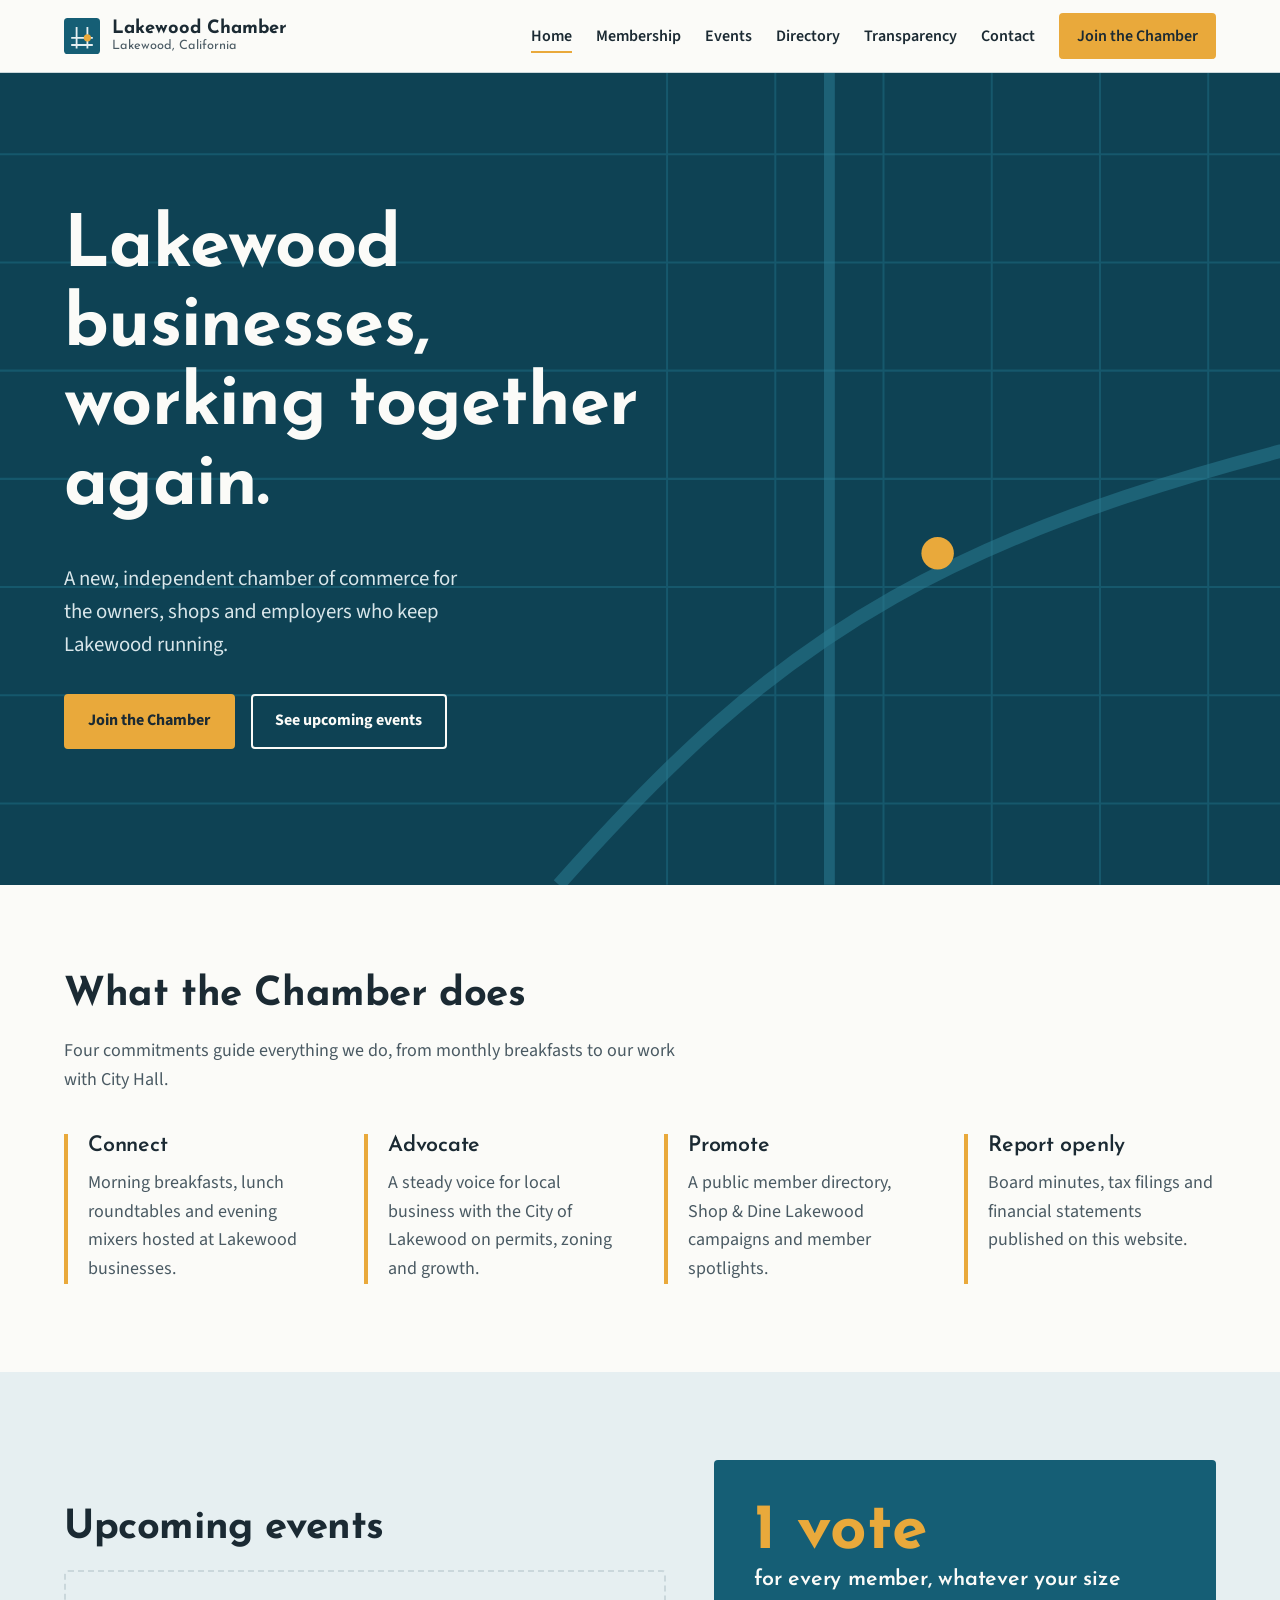
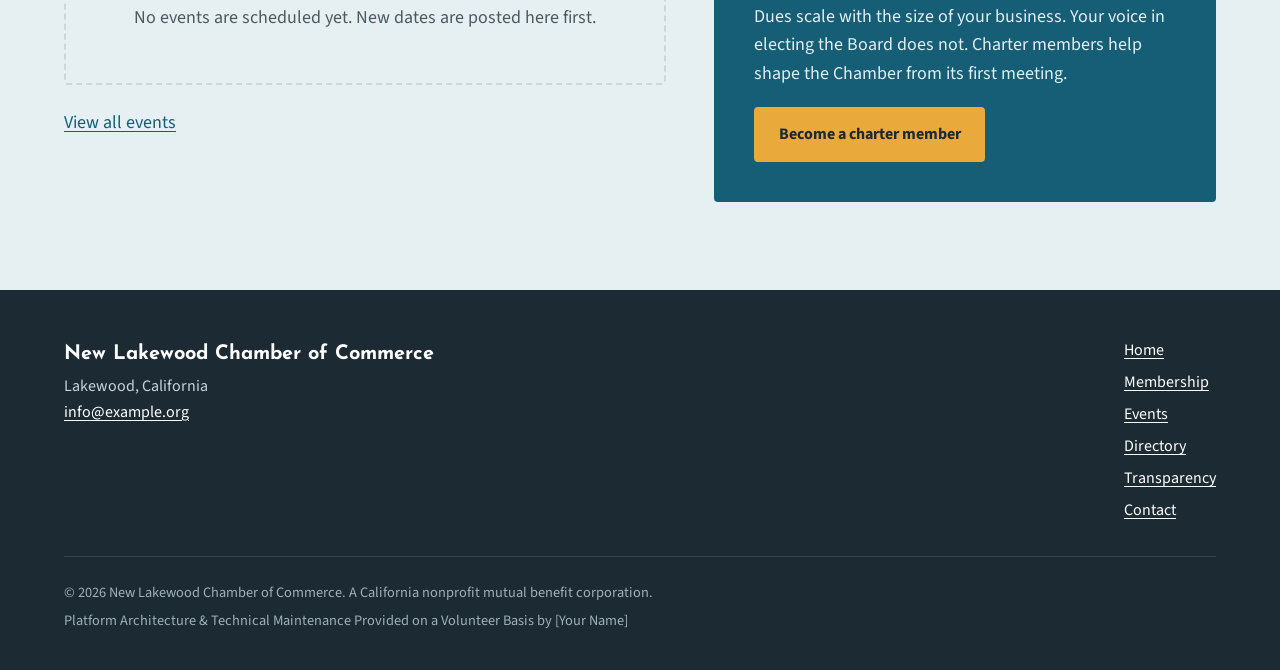
<file: index.html>
<!doctype html>
<html lang="en">
<head>
<meta charset="utf-8">
<meta name="viewport" content="width=device-width, initial-scale=1">
<title>New Lakewood Chamber of Commerce</title>
<meta name="description" content="An independent chamber of commerce for businesses in Lakewood, California.">
<link rel="preconnect" href="https://fonts.googleapis.com">
<link rel="preconnect" href="https://fonts.gstatic.com" crossorigin>
<link href="https://fonts.googleapis.com/css2?family=Josefin+Sans:wght@400;600;700&family=Source+Sans+3:wght@400;600;700&display=swap" rel="stylesheet">
<link rel="stylesheet" href="assets/css/styles.css">
<link rel="icon" href="data:image/svg+xml,<svg xmlns='http://www.w3.org/2000/svg' viewBox='0 0 40 40'><rect width='40' height='40' rx='4' fill='%23155E75'/><circle cx='26' cy='22' r='5' fill='%23E9A93B'/></svg>">
</head>
<body data-page="home">
<header id="site-header"></header>
<main id="main">
<section class="hero">
  <svg class="hero-grid" viewBox="0 0 1200 600" preserveAspectRatio="xMidYMid slice" aria-hidden="true">
    <g class="streets" stroke="#1D6A80" stroke-width="1.5" fill="none">
      <path d="M0 60H1200M0 140H1200M0 220H1200M0 300H1200M0 380H1200M0 460H1200M0 540H1200"/>
      <path d="M620 0V600M700 0V600M780 0V600M860 0V600M940 0V600M1020 0V600M1100 0V600M1180 0V600"/>
    </g>
    <path class="streets" d="M540 600C700 420 820 330 1200 250" stroke="#2A7C93" stroke-width="10" fill="none"/>
    <path class="streets" d="M740 0V600" stroke="#2A7C93" stroke-width="8"/>
    <circle cx="820" cy="355" r="12" fill="#E9A93B"/>
  </svg>
  <div class="wrap">
    <h1>Lakewood businesses, working together again.</h1>
    <p>A new, independent chamber of commerce for the owners, shops and employers who keep Lakewood running.</p>
    <div class="hero-actions">
      <a class="btn" data-join href="membership.html">Join the Chamber</a>
      <a class="btn btn-outline" href="events.html">See upcoming events</a>
    </div>
  </div>
</section>

<section class="section">
  <div class="wrap">
    <div class="section-head">
      <h2>What the Chamber does</h2>
      <p>Four commitments guide everything we do, from monthly breakfasts to our work with City Hall.</p>
    </div>
    <div class="pillars">
      <div class="pillar"><h3>Connect</h3><p>Morning breakfasts, lunch roundtables and evening mixers hosted at Lakewood businesses.</p></div>
      <div class="pillar"><h3>Advocate</h3><p>A steady voice for local business with the City of Lakewood on permits, zoning and growth.</p></div>
      <div class="pillar"><h3>Promote</h3><p>A public member directory, Shop &amp; Dine Lakewood campaigns and member spotlights.</p></div>
      <div class="pillar"><h3>Report openly</h3><p>Board minutes, tax filings and financial statements published on this website.</p></div>
    </div>
  </div>
</section>

<section class="section section-tint">
  <div class="wrap split">
    <div>
      <h2>Upcoming events</h2>
      <div data-events="2"></div>
      <p style="margin-top:1.5rem"><a href="events.html">View all events</a></p>
    </div>
    <aside class="charter">
      <p class="count">1 vote</p>
      <h3>for every member, whatever your size</h3>
      <p>Dues scale with the size of your business. Your voice in electing the Board does not. Charter members help shape the Chamber from its first meeting.</p>
      <a class="btn" data-join href="membership.html">Become a charter member</a>
    </aside>
  </div>
</section>
</main>
<footer id="site-footer"></footer>
<script src="data/site-data.js"></script>
<script src="assets/js/main.js"></script>
</body>
</html>
</file>
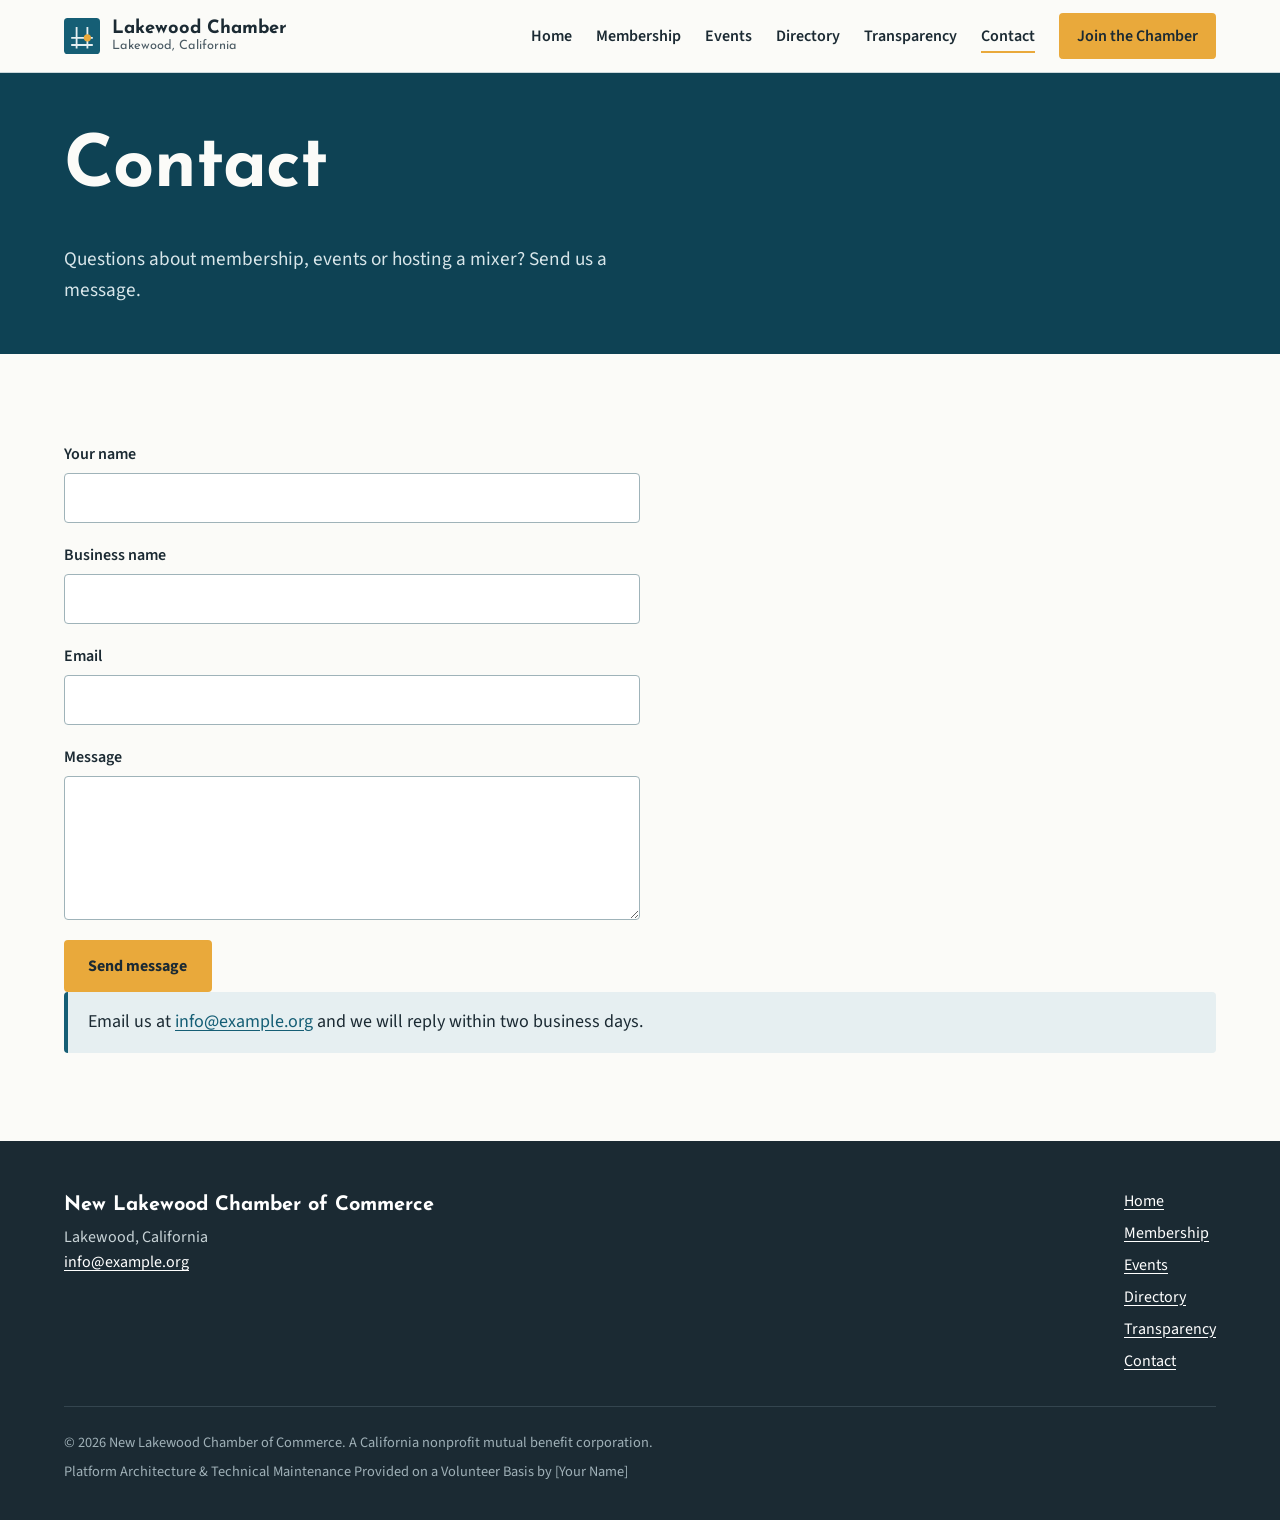
<file: contact.html>
<!doctype html>
<html lang="en">
<head>
<meta charset="utf-8">
<meta name="viewport" content="width=device-width, initial-scale=1">
<title>Contact – Lakewood Chamber</title>
<meta name="description" content="Contact the New Lakewood Chamber of Commerce.">
<link rel="preconnect" href="https://fonts.googleapis.com">
<link rel="preconnect" href="https://fonts.gstatic.com" crossorigin>
<link href="https://fonts.googleapis.com/css2?family=Josefin+Sans:wght@400;600;700&family=Source+Sans+3:wght@400;600;700&display=swap" rel="stylesheet">
<link rel="stylesheet" href="assets/css/styles.css">
<link rel="icon" href="data:image/svg+xml,<svg xmlns='http://www.w3.org/2000/svg' viewBox='0 0 40 40'><rect width='40' height='40' rx='4' fill='%23155E75'/><circle cx='26' cy='22' r='5' fill='%23E9A93B'/></svg>">
</head>
<body data-page="contact">
<header id="site-header"></header>
<main id="main">
<section class="page-hero"><div class="wrap">
  <h1>Contact</h1>
  <p>Questions about membership, events or hosting a mixer? Send us a message.</p>
</div></section>
<section class="section"><div class="wrap">
  <form class="form" id="contact-form" method="POST">
    <div class="field"><label for="c-name">Your name</label><input id="c-name" name="name" required autocomplete="name"></div>
    <div class="field"><label for="c-business">Business name</label><input id="c-business" name="business" autocomplete="organization"></div>
    <div class="field"><label for="c-email">Email</label><input id="c-email" name="email" type="email" required autocomplete="email"></div>
    <div class="field"><label for="c-msg">Message</label><textarea id="c-msg" name="message" required></textarea></div>
    <div><button class="btn" type="submit">Send message</button></div>
  </form>
  <div class="notice" id="contact-fallback" hidden>
    <p style="margin:0">Email us at <a data-email href="#"></a> and we will reply within two business days.</p>
  </div>
</div></section>
</main>
<footer id="site-footer"></footer>
<script src="data/site-data.js"></script>
<script src="assets/js/main.js"></script>
</body>
</html>
</file>
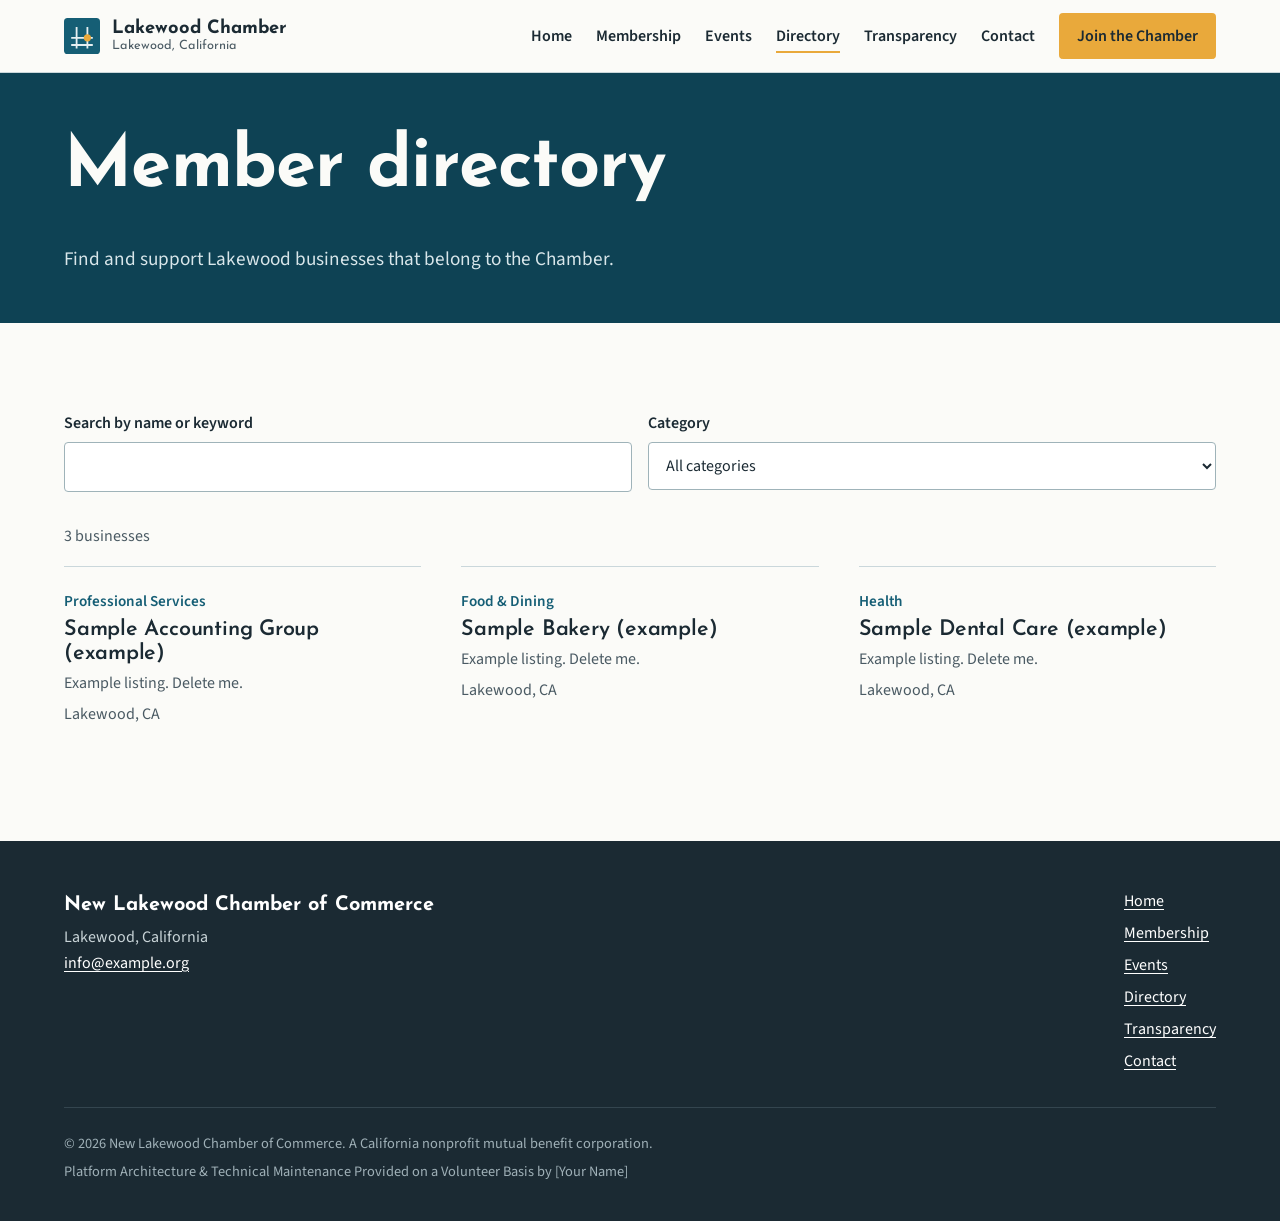
<file: directory.html>
<!doctype html>
<html lang="en">
<head>
<meta charset="utf-8">
<meta name="viewport" content="width=device-width, initial-scale=1">
<title>Member Directory – Lakewood Chamber</title>
<meta name="description" content="Directory of Lakewood Chamber member businesses.">
<link rel="preconnect" href="https://fonts.googleapis.com">
<link rel="preconnect" href="https://fonts.gstatic.com" crossorigin>
<link href="https://fonts.googleapis.com/css2?family=Josefin+Sans:wght@400;600;700&family=Source+Sans+3:wght@400;600;700&display=swap" rel="stylesheet">
<link rel="stylesheet" href="assets/css/styles.css">
<link rel="icon" href="data:image/svg+xml,<svg xmlns='http://www.w3.org/2000/svg' viewBox='0 0 40 40'><rect width='40' height='40' rx='4' fill='%23155E75'/><circle cx='26' cy='22' r='5' fill='%23E9A93B'/></svg>">
</head>
<body data-page="directory">
<header id="site-header"></header>
<main id="main">
<section class="page-hero"><div class="wrap">
  <h1>Member directory</h1>
  <p>Find and support Lakewood businesses that belong to the Chamber.</p>
</div></section>
<section class="section"><div class="wrap">
  <div class="filters">
    <div class="field"><label for="dir-search">Search by name or keyword</label><input id="dir-search" type="search" autocomplete="off"></div>
    <div class="field"><label for="dir-category">Category</label><select id="dir-category"></select></div>
  </div>
  <p class="result-count" id="dir-count" aria-live="polite"></p>
  <div id="directory"></div>
</div></section>
</main>
<footer id="site-footer"></footer>
<script src="data/site-data.js"></script>
<script src="assets/js/main.js"></script>
</body>
</html>
</file>
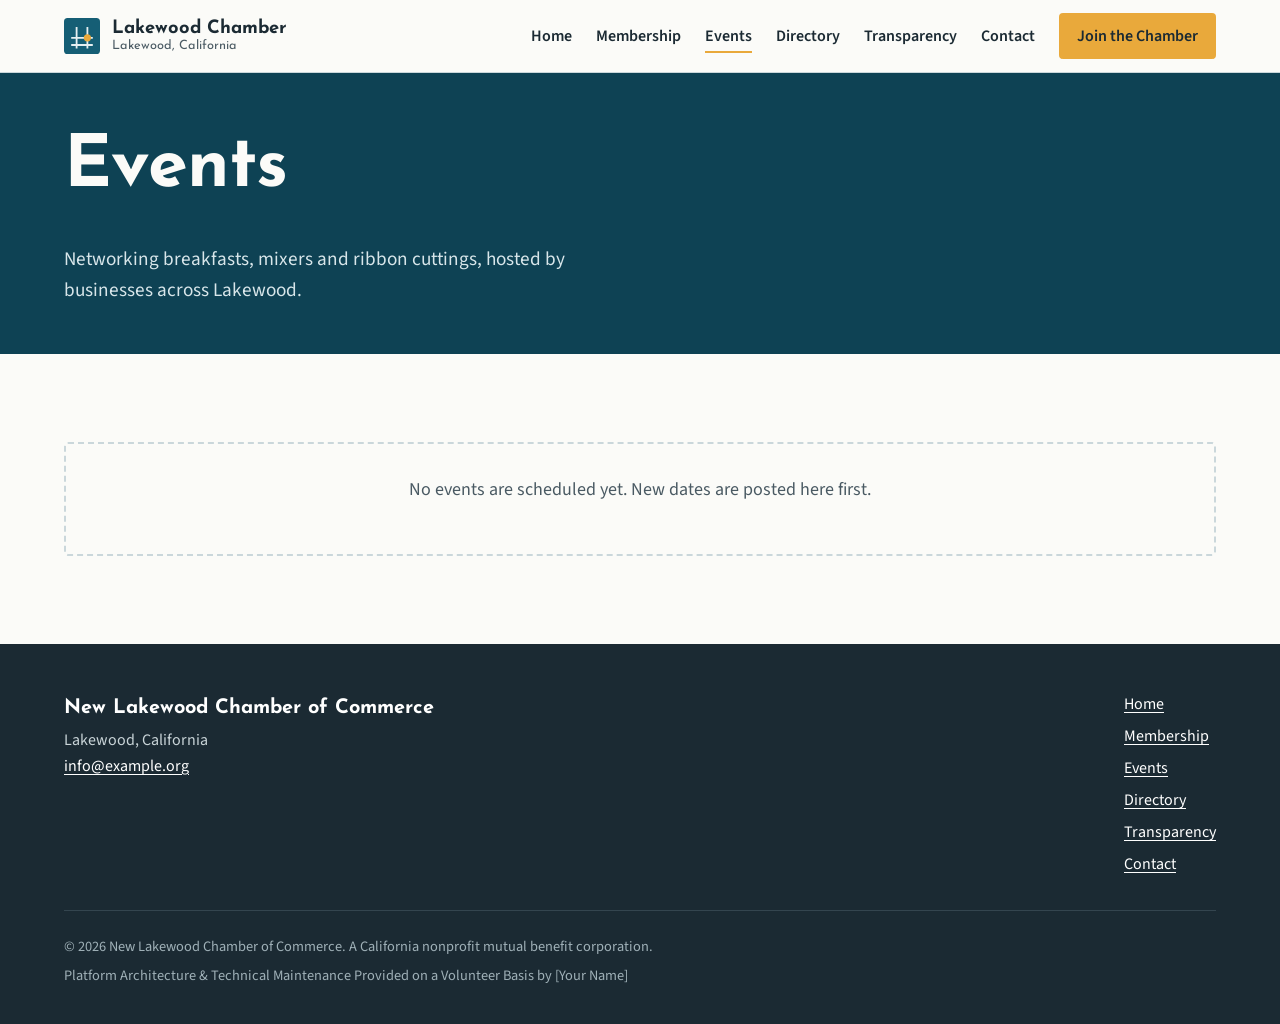
<file: events.html>
<!doctype html>
<html lang="en">
<head>
<meta charset="utf-8">
<meta name="viewport" content="width=device-width, initial-scale=1">
<title>Events – Lakewood Chamber</title>
<meta name="description" content="Upcoming networking events in Lakewood, California.">
<link rel="preconnect" href="https://fonts.googleapis.com">
<link rel="preconnect" href="https://fonts.gstatic.com" crossorigin>
<link href="https://fonts.googleapis.com/css2?family=Josefin+Sans:wght@400;600;700&family=Source+Sans+3:wght@400;600;700&display=swap" rel="stylesheet">
<link rel="stylesheet" href="assets/css/styles.css">
<link rel="icon" href="data:image/svg+xml,<svg xmlns='http://www.w3.org/2000/svg' viewBox='0 0 40 40'><rect width='40' height='40' rx='4' fill='%23155E75'/><circle cx='26' cy='22' r='5' fill='%23E9A93B'/></svg>">
</head>
<body data-page="events">
<header id="site-header"></header>
<main id="main">
<section class="page-hero"><div class="wrap">
  <h1>Events</h1>
  <p>Networking breakfasts, mixers and ribbon cuttings, hosted by businesses across Lakewood.</p>
</div></section>
<section class="section"><div class="wrap">
  <div data-events></div>
</div></section>
</main>
<footer id="site-footer"></footer>
<script src="data/site-data.js"></script>
<script src="assets/js/main.js"></script>
</body>
</html>
</file>
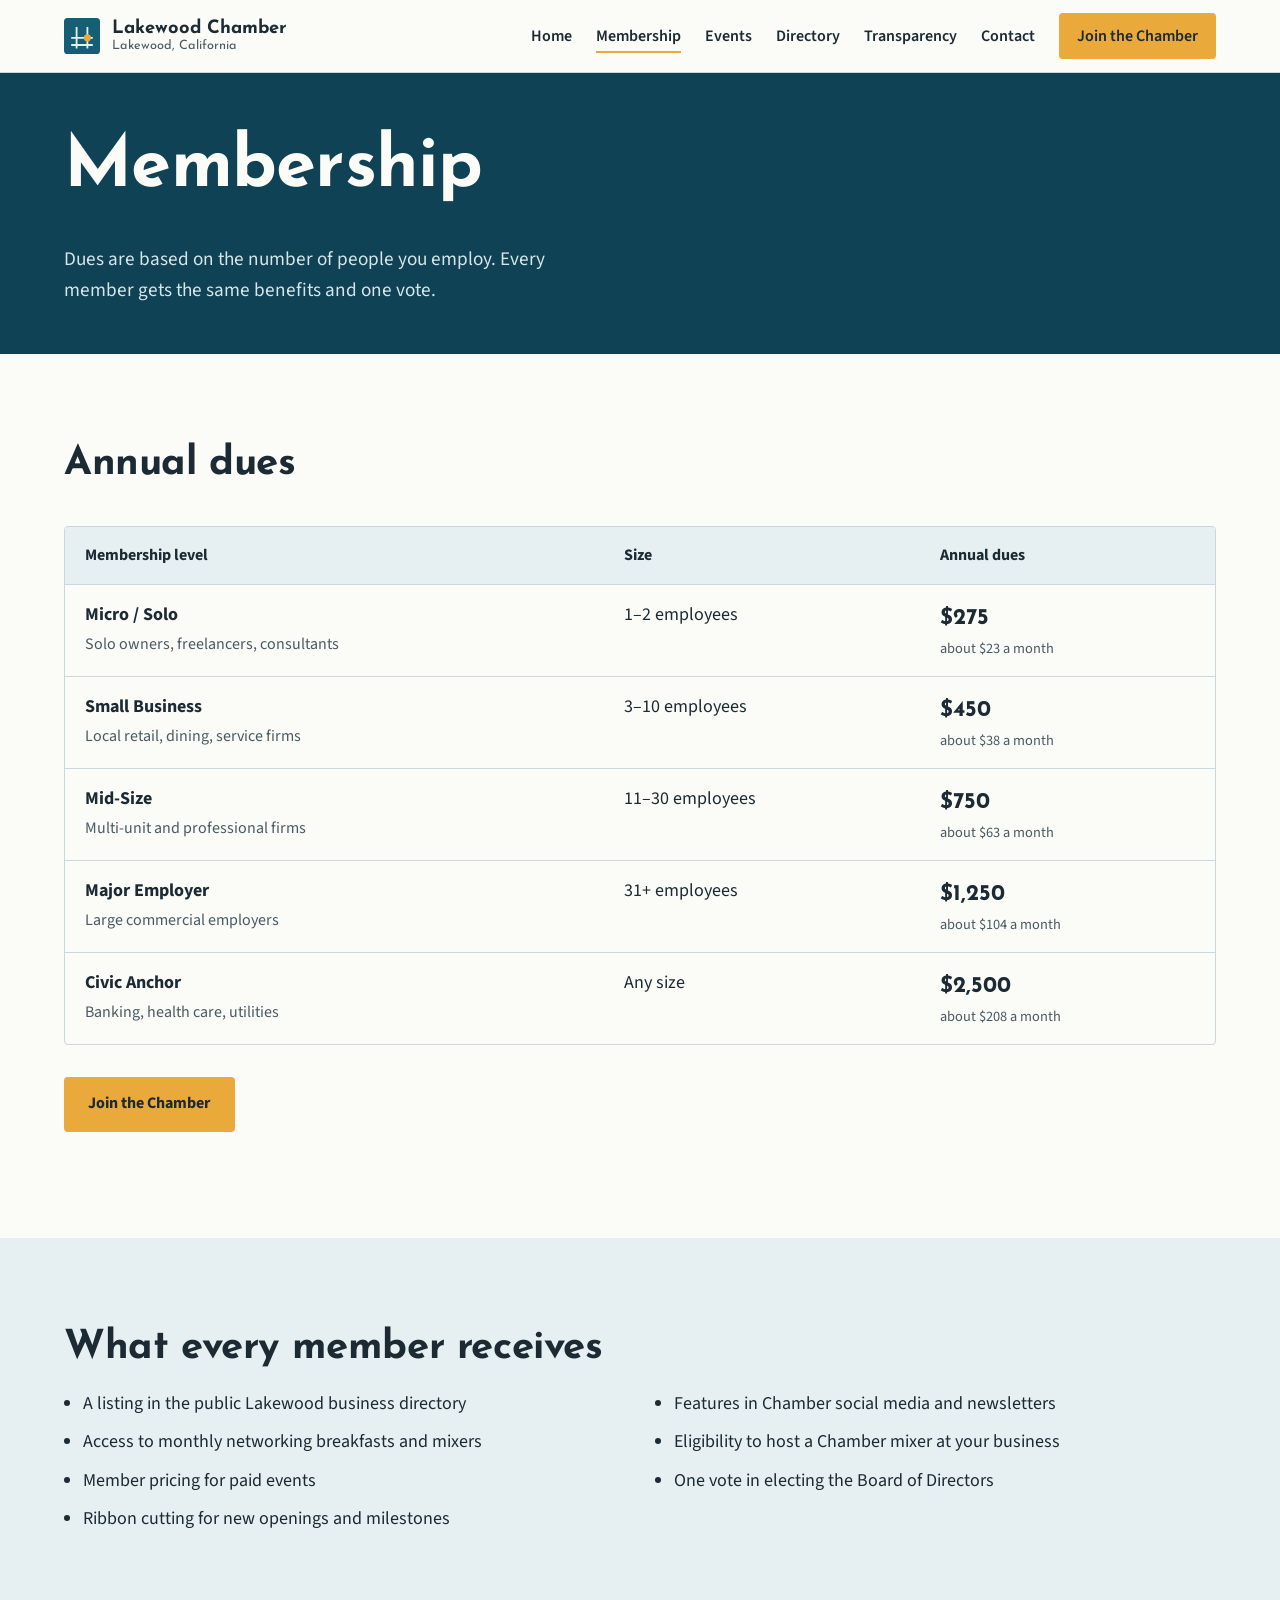
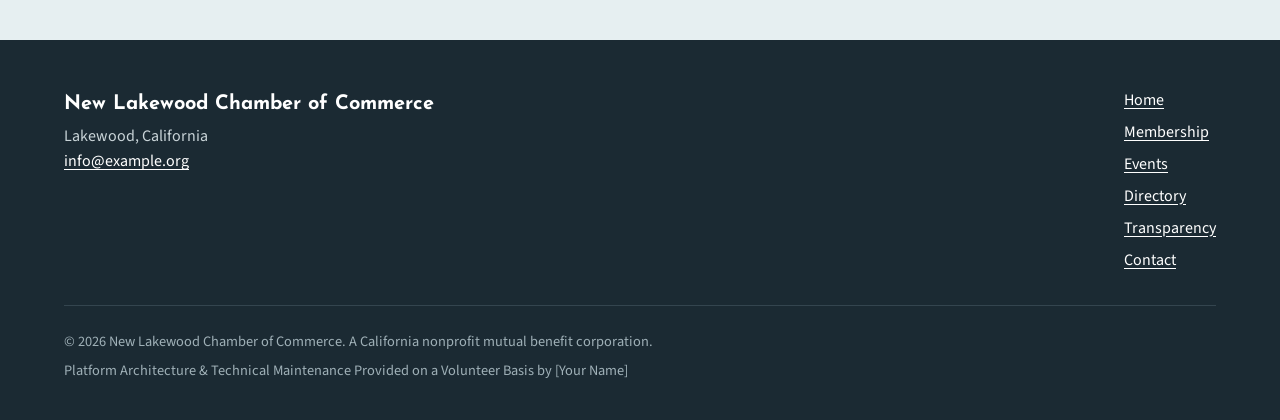
<file: membership.html>
<!doctype html>
<html lang="en">
<head>
<meta charset="utf-8">
<meta name="viewport" content="width=device-width, initial-scale=1">
<title>Membership – Lakewood Chamber</title>
<meta name="description" content="Membership levels and annual dues for the New Lakewood Chamber of Commerce.">
<link rel="preconnect" href="https://fonts.googleapis.com">
<link rel="preconnect" href="https://fonts.gstatic.com" crossorigin>
<link href="https://fonts.googleapis.com/css2?family=Josefin+Sans:wght@400;600;700&family=Source+Sans+3:wght@400;600;700&display=swap" rel="stylesheet">
<link rel="stylesheet" href="assets/css/styles.css">
<link rel="icon" href="data:image/svg+xml,<svg xmlns='http://www.w3.org/2000/svg' viewBox='0 0 40 40'><rect width='40' height='40' rx='4' fill='%23155E75'/><circle cx='26' cy='22' r='5' fill='%23E9A93B'/></svg>">
</head>
<body data-page="membership">
<header id="site-header"></header>
<main id="main">
<section class="page-hero"><div class="wrap">
  <h1>Membership</h1>
  <p>Dues are based on the number of people you employ. Every member gets the same benefits and one vote.</p>
</div></section>

<section class="section"><div class="wrap">
  <div class="section-head"><h2>Annual dues</h2></div>
  <div id="tiers"></div>
  <p style="margin-top:2rem"><a class="btn" data-join href="#">Join the Chamber</a></p>
</div></section>

<section class="section section-tint"><div class="wrap">
  <h2>What every member receives</h2>
  <ul class="benefits">
    <li>A listing in the public Lakewood business directory</li>
    <li>Access to monthly networking breakfasts and mixers</li>
    <li>Member pricing for paid events</li>
    <li>Ribbon cutting for new openings and milestones</li>
    <li>Features in Chamber social media and newsletters</li>
    <li>Eligibility to host a Chamber mixer at your business</li>
    <li>One vote in electing the Board of Directors</li>
  </ul>
</div></section>
</main>
<footer id="site-footer"></footer>
<script src="data/site-data.js"></script>
<script src="assets/js/main.js"></script>
</body>
</html>
</file>
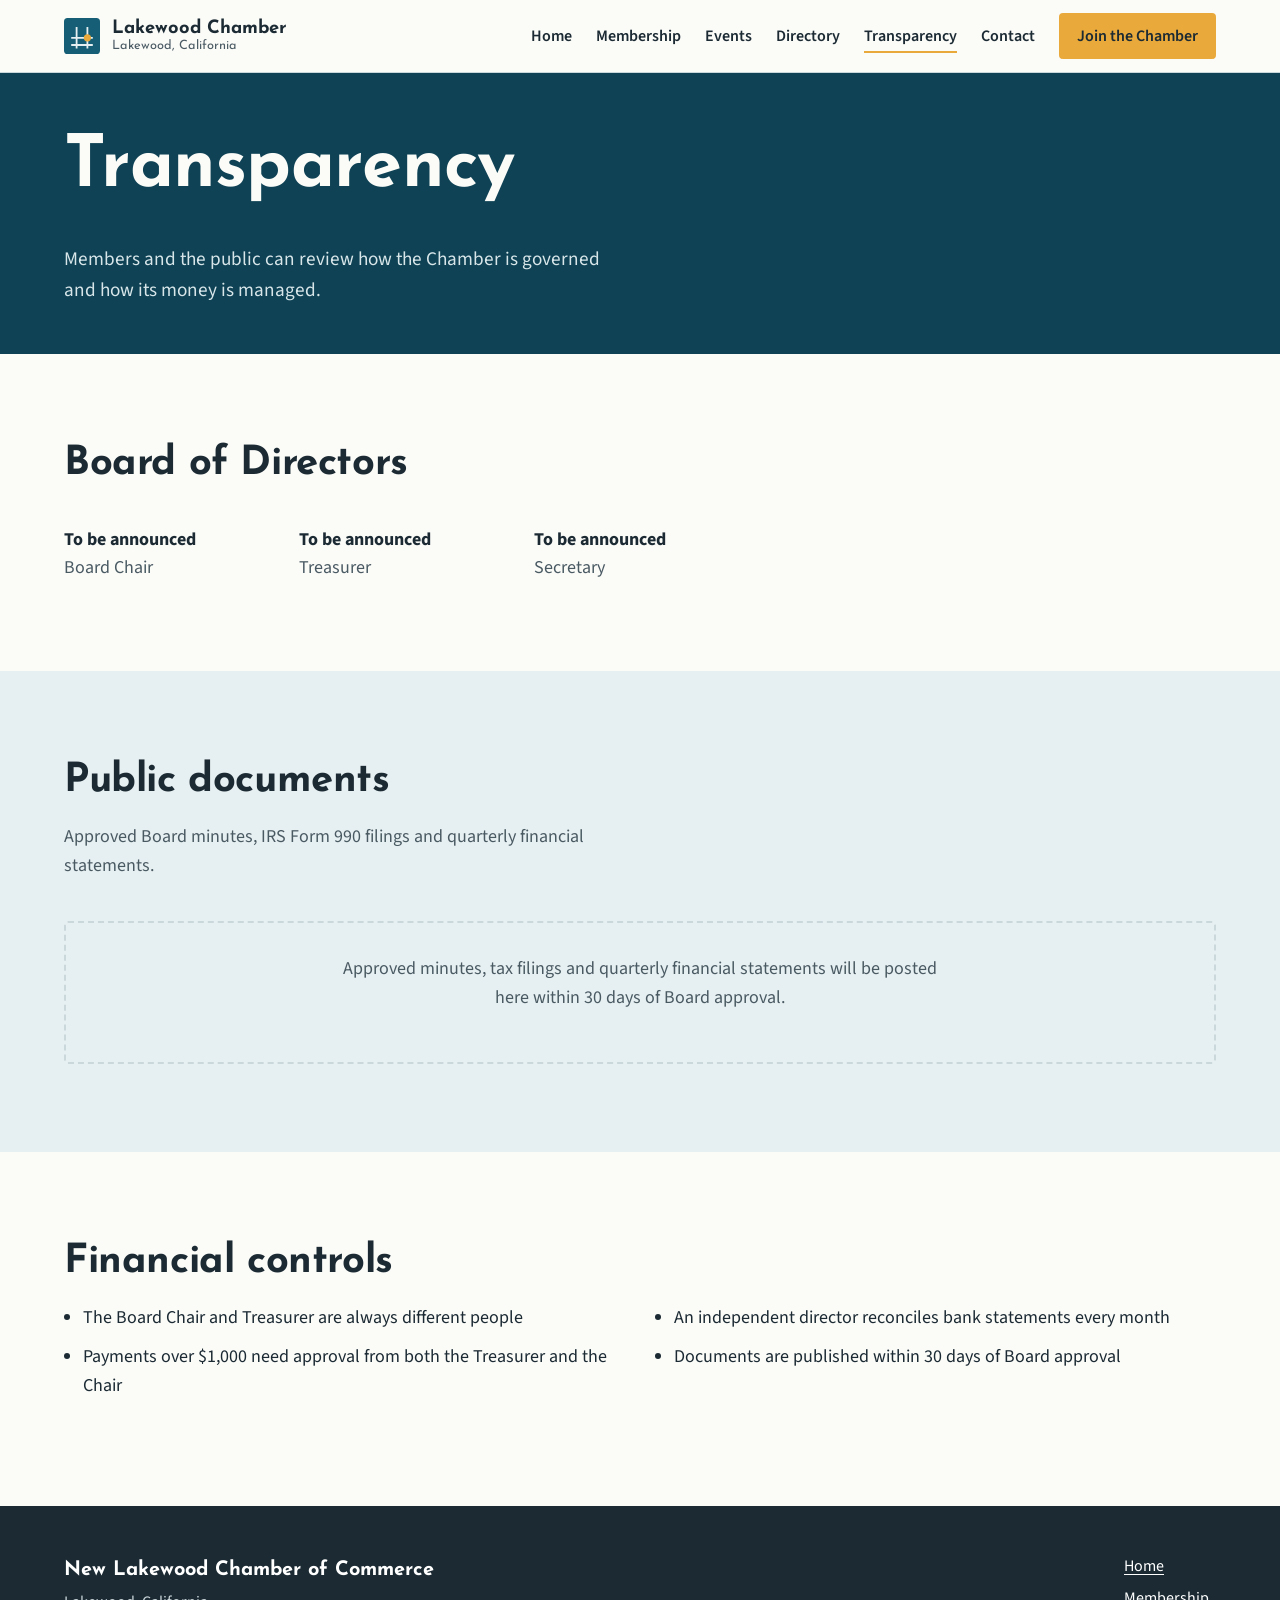
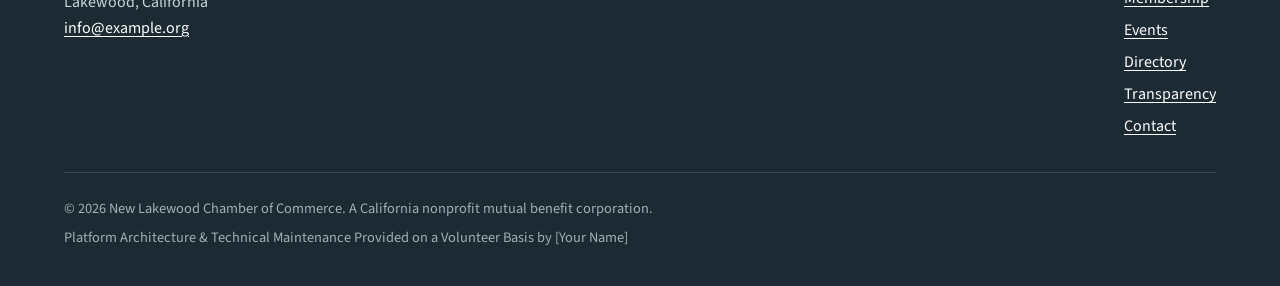
<file: transparency.html>
<!doctype html>
<html lang="en">
<head>
<meta charset="utf-8">
<meta name="viewport" content="width=device-width, initial-scale=1">
<title>Transparency – Lakewood Chamber</title>
<meta name="description" content="Board, public documents and financial controls.">
<link rel="preconnect" href="https://fonts.googleapis.com">
<link rel="preconnect" href="https://fonts.gstatic.com" crossorigin>
<link href="https://fonts.googleapis.com/css2?family=Josefin+Sans:wght@400;600;700&family=Source+Sans+3:wght@400;600;700&display=swap" rel="stylesheet">
<link rel="stylesheet" href="assets/css/styles.css">
<link rel="icon" href="data:image/svg+xml,<svg xmlns='http://www.w3.org/2000/svg' viewBox='0 0 40 40'><rect width='40' height='40' rx='4' fill='%23155E75'/><circle cx='26' cy='22' r='5' fill='%23E9A93B'/></svg>">
</head>
<body data-page="transparency">
<header id="site-header"></header>
<main id="main">
<section class="page-hero"><div class="wrap">
  <h1>Transparency</h1>
  <p>Members and the public can review how the Chamber is governed and how its money is managed.</p>
</div></section>
<section class="section"><div class="wrap">
  <div class="section-head"><h2>Board of Directors</h2></div>
  <div id="board"></div>
</div></section>
<section class="section section-tint"><div class="wrap">
  <div class="section-head">
    <h2>Public documents</h2>
    <p>Approved Board minutes, IRS Form 990 filings and quarterly financial statements.</p>
  </div>
  <div id="documents"></div>
</div></section>
<section class="section"><div class="wrap">
  <h2>Financial controls</h2>
  <ul class="benefits">
    <li>The Board Chair and Treasurer are always different people</li>
    <li>Payments over $1,000 need approval from both the Treasurer and the Chair</li>
    <li>An independent director reconciles bank statements every month</li>
    <li>Documents are published within 30 days of Board approval</li>
  </ul>
</div></section>
</main>
<footer id="site-footer"></footer>
<script src="data/site-data.js"></script>
<script src="assets/js/main.js"></script>
</body>
</html>
</file>
<file: assets/css/styles.css>
/* ---------- Tokens ---------- */
:root {
  --ink: #1B2A33;
  --ink-soft: #4A5A63;
  --paper: #FBFBF8;
  --sky: #155E75;
  --sky-deep: #0E4254;
  --marigold: #E9A93B;
  --mist: #E6EFF1;
  --line: #CAD7DB;

  --font-display: "Josefin Sans", "Futura", "Century Gothic", sans-serif;
  --font-body: "Source Sans 3", "Segoe UI", Helvetica, Arial, sans-serif;

  --wrap: 72rem;
  --radius: 4px;
}

*, *::before, *::after { box-sizing: border-box; }
html { -webkit-text-size-adjust: 100%; }
body {
  margin: 0;
  font-family: var(--font-body);
  font-size: 1.125rem;
  line-height: 1.6;
  color: var(--ink);
  background: var(--paper);
}
img { max-width: 100%; height: auto; }
a { color: var(--sky); text-underline-offset: 3px; }
a:hover { color: var(--sky-deep); }
:focus-visible { outline: 3px solid var(--marigold); outline-offset: 2px; }

h1, h2, h3 {
  font-family: var(--font-display);
  line-height: 1.1;
  margin: 0 0 .5em;
  letter-spacing: -.01em;
}
h1 { font-size: clamp(2.4rem, 6vw, 4.5rem); font-weight: 700; }
h2 { font-size: clamp(1.75rem, 3.5vw, 2.5rem); font-weight: 700; }
h3 { font-size: 1.35rem; font-weight: 600; }
p { margin: 0 0 1em; max-width: 68ch; }

.wrap { width: min(100% - 2.5rem, var(--wrap)); margin-inline: auto; }
.skip { position: absolute; left: -999px; }
.skip:focus { left: 1rem; top: 1rem; background: var(--paper); padding: .5rem 1rem; z-index: 10; }

/* ---------- Header ---------- */
.site-header { background: var(--paper); border-bottom: 1px solid var(--line); }
.site-header .wrap { display: flex; align-items: center; justify-content: space-between; gap: 1rem; min-height: 4.5rem; }
.brand { display: flex; align-items: center; gap: .75rem; text-decoration: none; color: var(--ink); }
.brand-mark { width: 2.25rem; height: 2.25rem; flex: none; }
.brand-name { font-family: var(--font-display); font-weight: 700; font-size: 1.15rem; line-height: 1.1; }
.brand-name small { display: block; font-weight: 400; font-size: .8rem; color: var(--ink-soft); }

.nav-toggle { display: none; background: none; border: 1px solid var(--line); border-radius: var(--radius); padding: .5rem .75rem; font: inherit; font-size: 1rem; color: var(--ink); cursor: pointer; }
.nav ul { list-style: none; display: flex; gap: 1.5rem; margin: 0; padding: 0; align-items: center; }
.nav a { text-decoration: none; color: var(--ink); font-weight: 600; font-size: 1rem; padding: .25rem 0; border-bottom: 2px solid transparent; }
.nav a:hover { color: var(--sky); }
.nav a[aria-current="page"] { border-bottom-color: var(--marigold); }
.nav .btn { border-bottom: none; }

@media (max-width: 860px) {
  .nav-toggle { display: block; }
  .nav { display: none; position: absolute; left: 0; right: 0; top: 4.5rem; background: var(--paper); border-bottom: 1px solid var(--line); z-index: 5; }
  .nav.open { display: block; }
  .nav ul { flex-direction: column; align-items: stretch; gap: 0; padding: .5rem 1.25rem 1rem; }
  .nav li a { display: block; padding: .75rem 0; }
  .site-header { position: relative; }
}

/* ---------- Buttons ---------- */
.btn {
  display: inline-block; font-family: var(--font-body); font-weight: 700; font-size: 1rem;
  padding: .8rem 1.4rem; border-radius: var(--radius); text-decoration: none; cursor: pointer;
  background: var(--marigold); color: var(--ink); border: 2px solid var(--marigold);
}
.btn:hover { background: #F3BE5E; color: var(--ink); }
.btn-outline { background: transparent; color: inherit; border-color: currentColor; }
.btn-outline:hover { background: rgba(255,255,255,.1); color: inherit; }
.nav .btn { padding: .55rem 1rem; }

/* ---------- Hero (the memorable element: Lakewood's street grid) ---------- */
.hero { position: relative; overflow: hidden; background: var(--sky-deep); color: var(--paper); }
.hero-grid { position: absolute; inset: 0; width: 100%; height: 100%; pointer-events: none; }
.hero-grid .streets { opacity: .55; }
.hero .wrap { position: relative; padding-block: clamp(4rem, 12vw, 8.5rem); }
.hero h1 { max-width: 14ch; }
.hero p { font-size: 1.3rem; max-width: 42ch; color: #D8E6EA; }
.hero-actions { display: flex; flex-wrap: wrap; gap: 1rem; margin-top: 2rem; }

.page-hero { background: var(--sky-deep); color: var(--paper); }
.page-hero .wrap { padding-block: 3.5rem 3rem; }
.page-hero p { color: #D8E6EA; font-size: 1.2rem; max-width: 55ch; margin: 0; }

/* ---------- Sections ---------- */
.section { padding-block: clamp(3rem, 8vw, 5.5rem); }
.section-tint { background: var(--mist); }
.section-head { margin-bottom: 2.5rem; }
.section-head p { color: var(--ink-soft); }

.pillars { display: grid; grid-template-columns: repeat(auto-fit, minmax(15rem, 1fr)); gap: 2.5rem 3rem; }
.pillar { border-left: 4px solid var(--marigold); padding-left: 1.25rem; }
.pillar p { color: var(--ink-soft); margin: 0; }

.split { display: grid; grid-template-columns: 1.2fr 1fr; gap: 3rem; align-items: center; }
@media (max-width: 760px) { .split { grid-template-columns: 1fr; } }

.charter { background: var(--sky); color: var(--paper); border-radius: var(--radius); padding: 2.5rem; }
.charter p { color: #E3EEF1; }
.charter .count { font-family: var(--font-display); font-size: 4rem; font-weight: 700; line-height: 1; color: var(--marigold); margin-bottom: .25rem; }

/* ---------- Events ---------- */
.event-list { list-style: none; margin: 0; padding: 0; }
.event { display: grid; grid-template-columns: 5.5rem 1fr; gap: 1.5rem; padding-block: 1.5rem; border-top: 1px solid var(--line); }
.event:last-child { border-bottom: 1px solid var(--line); }
.event-date { text-align: center; background: var(--paper); border: 2px solid var(--sky); border-radius: var(--radius); padding: .5rem 0; align-self: start; }
.section-tint .event-date { background: var(--paper); }
.event-date .m { display: block; font-weight: 700; color: var(--sky); font-size: .95rem; }
.event-date .d { display: block; font-family: var(--font-display); font-weight: 700; font-size: 2rem; line-height: 1.1; }
.event h3 { margin-bottom: .25rem; }
.event .meta { color: var(--ink-soft); font-size: 1rem; margin-bottom: .5rem; }
.event p { margin-bottom: .5rem; }

/* ---------- Tables ---------- */
.table-scroll { overflow-x: auto; border: 1px solid var(--line); border-radius: var(--radius); background: var(--paper); }
table { width: 100%; border-collapse: collapse; min-width: 36rem; }
th, td { text-align: left; padding: 1rem 1.25rem; border-bottom: 1px solid var(--line); vertical-align: top; }
thead th { background: var(--mist); font-size: 1rem; }
tbody tr:last-child td { border-bottom: none; }
td.price { font-family: var(--font-display); font-weight: 700; font-size: 1.4rem; white-space: nowrap; }
td.price small { font-family: var(--font-body); font-weight: 400; font-size: .9rem; color: var(--ink-soft); display: block; }

.benefits { columns: 2 16rem; column-gap: 3rem; padding-left: 1.2rem; }
.benefits li { margin-bottom: .6rem; break-inside: avoid; }

/* ---------- Directory ---------- */
.filters { display: flex; flex-wrap: wrap; gap: 1rem; margin-bottom: 2rem; }
.field { display: flex; flex-direction: column; gap: .35rem; flex: 1 1 14rem; }
.field label { font-weight: 600; font-size: 1rem; }
input, select, textarea {
  font: inherit; font-size: 1rem; color: var(--ink); background: #fff;
  border: 1px solid #9FB3B9; border-radius: var(--radius); padding: .7rem .8rem; width: 100%;
}
textarea { min-height: 9rem; resize: vertical; }

.member-list { list-style: none; margin: 0; padding: 0; display: grid; grid-template-columns: repeat(auto-fill, minmax(18rem, 1fr)); gap: 0 2.5rem; }
.member { padding-block: 1.25rem; border-top: 1px solid var(--line); }
.member .cat { color: var(--sky); font-weight: 600; font-size: .95rem; }
.member h3 { margin: .15rem 0 .35rem; }
.member p { margin: 0 0 .35rem; font-size: 1rem; color: var(--ink-soft); }
.result-count { color: var(--ink-soft); font-size: 1rem; }

.empty { border: 2px dashed var(--line); border-radius: var(--radius); padding: 2rem; text-align: center; color: var(--ink-soft); }
.empty p { margin-inline: auto; }

/* ---------- Transparency ---------- */
.doc-list { list-style: none; margin: 0; padding: 0; }
.doc-list li { display: flex; justify-content: space-between; gap: 1rem; flex-wrap: wrap; padding-block: 1rem; border-top: 1px solid var(--line); }
.doc-list .type { color: var(--ink-soft); font-size: 1rem; }
.board { list-style: none; margin: 0; padding: 0; display: grid; grid-template-columns: repeat(auto-fill, minmax(13rem, 1fr)); gap: 1.5rem; }
.board li strong { display: block; }
.board li span { color: var(--ink-soft); }

/* ---------- Contact ---------- */
.form { display: grid; gap: 1.25rem; max-width: 36rem; }
.notice { background: var(--mist); border-left: 4px solid var(--sky); padding: 1rem 1.25rem; border-radius: var(--radius); }

/* ---------- Footer ---------- */
.site-footer { background: var(--ink); color: #C9D4D8; padding-block: 3rem 2rem; font-size: 1rem; }
.site-footer a { color: #fff; }
.footer-top { display: flex; flex-wrap: wrap; justify-content: space-between; gap: 2rem; margin-bottom: 2rem; }
.footer-top ul { list-style: none; padding: 0; margin: 0; display: grid; gap: .4rem; }
.footer-name { font-family: var(--font-display); font-weight: 700; font-size: 1.25rem; color: #fff; margin-bottom: .25rem; }
.credit { border-top: 1px solid #34454F; padding-top: 1.5rem; font-size: .9rem; color: #9FB0B7; }
.credit p { max-width: none; margin: 0 0 .35rem; }

@media (prefers-reduced-motion: reduce) {
  * { scroll-behavior: auto !important; transition: none !important; animation: none !important; }
}

/* Membership table stacks on small screens so prices stay visible */
@media (max-width: 600px) {
  .tiers-table table { min-width: 0; }
  .tiers-table thead { position: absolute; left: -9999px; }
  .tiers-table tr { display: grid; grid-template-columns: 1fr auto; gap: .25rem 1rem; padding: 1rem 1.25rem; border-bottom: 1px solid var(--line); }
  .tiers-table tbody tr:last-child { border-bottom: none; }
  .tiers-table td { padding: 0; border: none; }
  .tiers-table td:nth-child(1) { grid-column: 1 / -1; }
  .tiers-table td:nth-child(2) { color: var(--ink-soft); font-size: 1rem; align-self: center; }
  .tiers-table td.price { text-align: right; }
}
</file>
